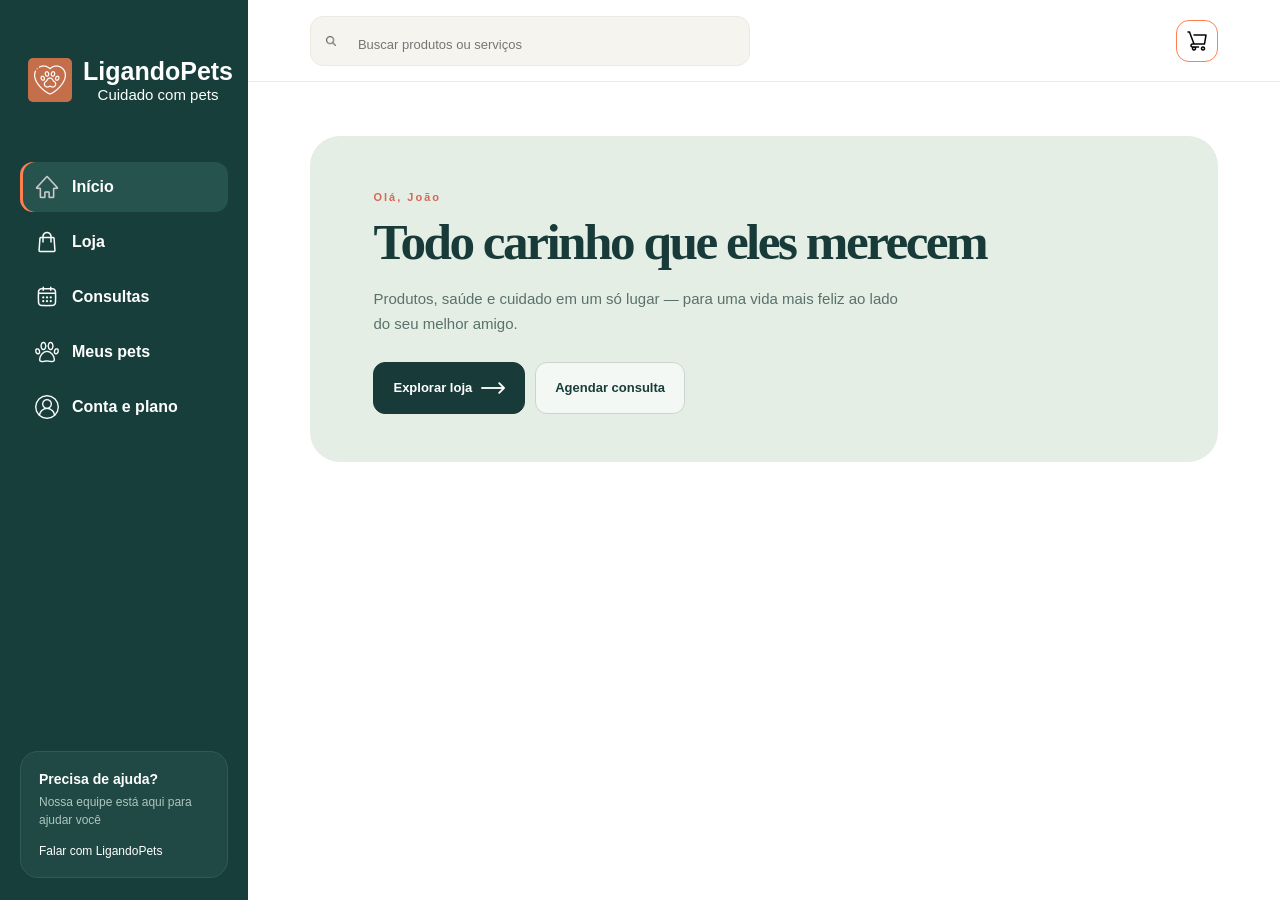
<file: index.html>
<!DOCTYPE html>
<html lang="pt-BR">
<head>
    <meta charset="UTF-8">
    <meta name="viewport" content="width=device-width, initial-scale=1.0">
    <link rel="stylesheet" href="style.css">
    <title>LigandoPets</title>
</head>
<body>
    <div id="sidebar-container"></div>
    <main>
        <div id="header-container"></div>
        <div class="paginas">
            <div class="principal-apresentacao">
                <div>
                    <span class="mini-texto" id="nome">Olá</span>
                    <h2>Todo carinho que eles merecem</h2>
                    <p>Produtos, saúde e cuidado em um só lugar — para uma vida mais feliz ao lado do seu melhor amigo.</p>
                    <div class="botoes-principal">
                        <a href="./paginas/loja.html" class="primario">
                            Explorar loja
                            <img src="./image/right-arrow.png" alt="Seta para direita">
                        </a>
                        <a href="./paginas/consultas.html" class="secundario">Agendar consulta</a>
                    </div>
                </div>
            </div>
        </div>
    </main>
    <script src="script.js"></script>
    <script>
        carregarSidebar();
        carregarHeader();
        adicionaNome();
    </script>
</body>
</html>
</file>
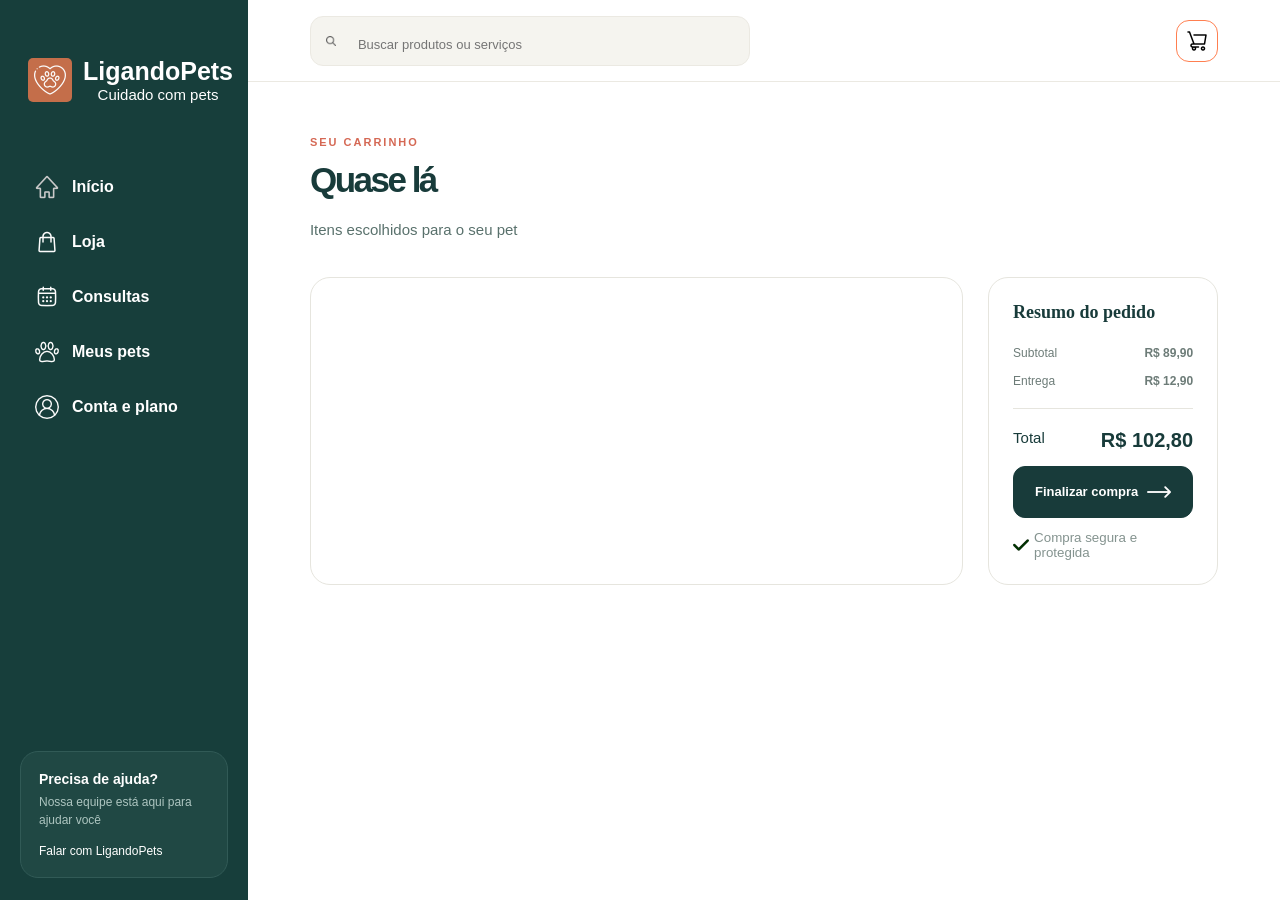
<file: paginas/carrinho.html>
<!DOCTYPE html>
<html lang="pt-BR">
<head>
    <meta charset="UTF-8">
    <meta name="viewport" content="width=device-width, initial-scale=1.0">
    <link rel="stylesheet" href="../style.css">
    <title>LigandoPets</title>
</head>
<body>
    <div id="sidebar-container"></div>
    <main>
        <div id="header-container"></div>
        <div class="paginas">
            <div class="paginas-head">
                <span class="mini-texto">SEU CARRINHO</span>
                <h2>Quase lá</h2>
                <p id="numero-carrinho">Itens escolhidos para o seu pet</p>
            </div>
            <div class="layout-carrinho">
                <div class="lista-carrinho">
                    <!-- <div class="item-carrinho">
                        <div class="foto-carrinho">
                            <img src="../image/pet-food.png" alt="Comida cachorro">
                        </div>
                        <div class="nome-carrinho">
                            <small>Cães adultos</small>
                            <b>Ração Natural Salmão</b>
                            <button>Remover</button>
                        </div>
                        <div class="quantidade-carrinho">
                            <button>
                                <img src="../image/plus1.png" alt="Adicionar">
                            </button>
                            <b>1</b>
                            <button>
                                <img src="../image/minus-sign.png" alt="Retirar">
                            </button>
                        </div>
                        <strong>R$ 89,90</strong>
                    </div> -->
                </div>
                <aside class="sumario">
                    <h3>Resumo do pedido</h3>
                    <div>
                        <span>Subtotal</span>
                        <b>R$ 89,90</b>
                    </div>
                    <div>
                        <span>Entrega</span>
                        <b>R$ 12,90</b>
                    </div>
                    <hr>
                    <div class="total">
                        <span>Total</span>
                        <b>R$ 102,80</b>
                    </div>
                    <button class="primario cheio">
                        Finalizar compra 
                        <img src="../image/right-arrow.png" alt="Seta direita">
                    </button>
                    <small>
                        <img src="../image/check.png" alt="Check">
                        Compra segura e protegida
                    </small>
                </aside>
            </div>
        </div>
    </main>
    <script src="../script.js"></script>
    <script>
        carregarSidebar();
        carregarHeader();
        adicionarProdutoCarrinho();
    </script>
</body>
</html>
</file>
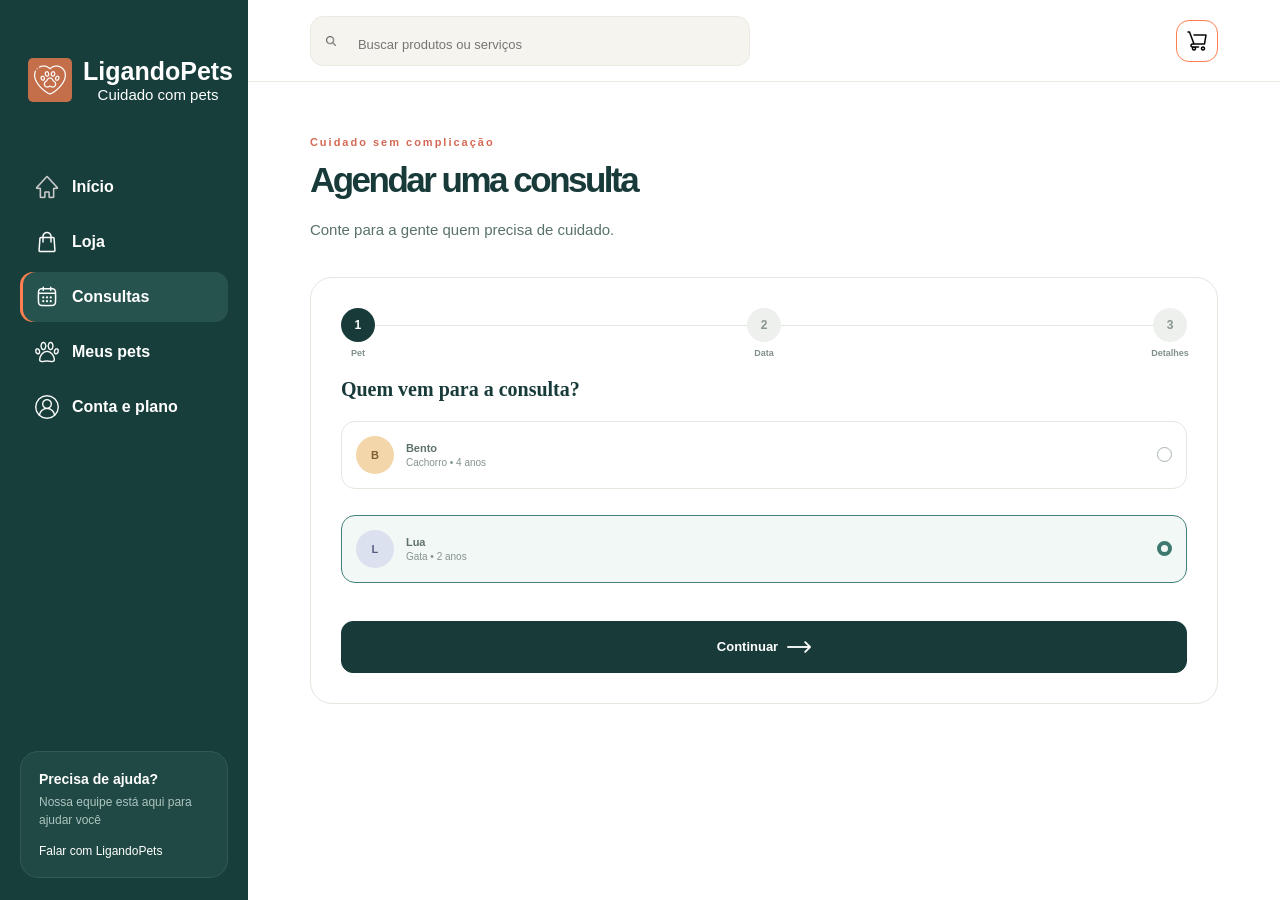
<file: paginas/consultas.html>
<!DOCTYPE html>
<html lang="pt-BR">
<head>
    <meta charset="UTF-8">
    <meta name="viewport" content="width=device-width, initial-scale=1.0">
    <link rel="stylesheet" href="../style.css">
    <title>LigandoPets</title>
</head>
<body>
    <div id="sidebar-container"></div>
    <main>
        <div id="header-container"></div>
        <div class="paginas">
            <div class="paginas-head">
                <span class="mini-texto">
                    Cuidado sem complicação
                </span>
                <h2>
                    Agendar uma consulta
                </h2>
                <p>
                    Conte para a gente quem precisa de cuidado.
                </p>
            </div>
            <form class="formulario-cons">
                <div class="percurso">
                    <span class="feito">
                        1
                        <small>Pet</small>
                    </span>
                    <i></i>
                    <span>
                        2
                        <small>Data</small>
                    </span>
                    <i></i>
                    <span>
                        3
                        <small>Detalhes</small>
                    </span>
                </div>
                <h3>
                    Quem vem para a consulta?
                </h3>
                <div class="escolha">
                    <label>
                        <input type="radio" checked name="pet">
                        <p class="pet-avatar dog">B</p>
                        <b>
                            Bento
                            <small>Cachorro • 4 anos</small>
                        </b>
                        <i></i>
                    </label>
                    <label>
                        <input type="radio" checked name="pet">
                        <p class="pet-avatar cat">L</p>
                        <b>
                            Lua
                            <small>Gata • 2 anos</small>
                        </b>
                        <i></i>
                    </label>
                </div>
                <button class="primario cheio" onclick="">
                    Continuar
                    <img src="../image/right-arrow.png" alt="Seta branca direita">
                </button>
            </form>
        </div>
    </main>
    <script src="../script.js"></script>
    <script>
        carregarSidebar();
        carregarHeader();
    </script>
</body>
</html>
</file>
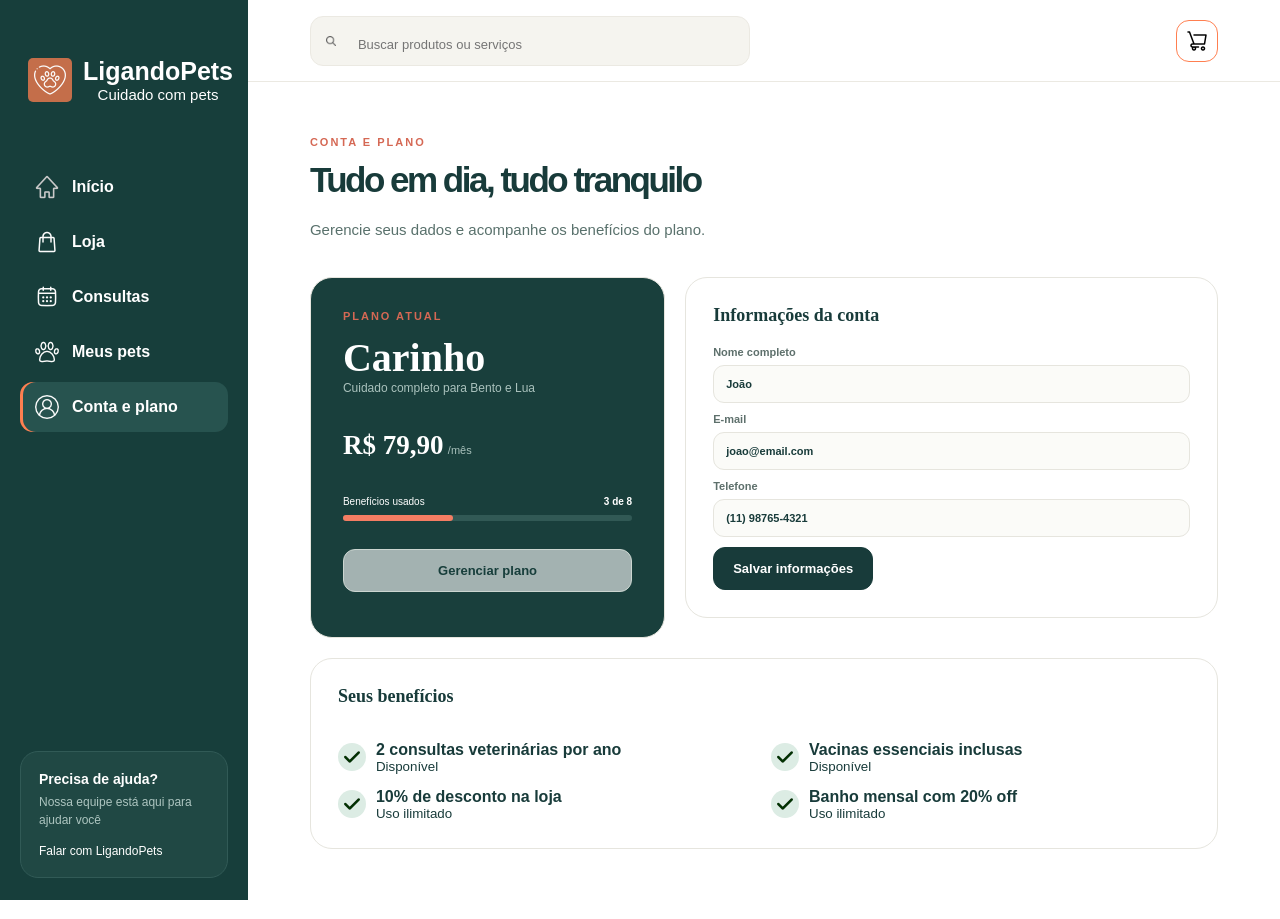
<file: paginas/conta.html>
<!DOCTYPE html>
<html lang="pt-BR">
<head>
    <meta charset="UTF-8">
    <meta name="viewport" content="width=device-width, initial-scale=1.0">
    <link rel="stylesheet" href="../style.css">
    <title>LigandoPets</title>
</head>
<body>
    <div id="sidebar-container"></div>
    <main>
        <div id="header-container"></div>
        <div class="paginas">
            <div class="paginas-head">
                <span class="mini-texto">CONTA E PLANO</span>
                <h2>Tudo em dia, tudo tranquilo</h2>
                <p>
                    Gerencie seus dados e acompanhe os benefícios do plano.
                </p>
            </div>
            <div class="grid-plano">
                <div class="cartao-plano">
                    <span class="mini-texto">PLANO ATUAL</span>
                    <h2 id="planoNome"></h2>
                    <p id="animais"></p>
                    <div class="plano-preco">
                        <b id="valorPlano"></b>
                        <span>/mês</span>
                    </div>
                    <div class="barra-progresso">
                        <span>Benefícios usados</span>
                        <b>3 de 8</b>
                    </div>
                    <div class="progresso">
                        <i></i>
                    </div>
                    <button class="secundario cheio">Gerenciar plano</button>
                </div>
                <div class="cartao-conta">
                    <h3>Informações da conta</h3>
                    <label>
                        Nome completo
                        <input id="inputNome">
                    </label>
                    <label>
                        E-mail
                        <input id="inputEmail">
                    </label>
                    <label>
                        Telefone
                        <input id="inputTelefone" value="(11) 98765-4321">
                    </label>
                    <button class="primario">Salvar informações</button>
                </div>
            </div>
            <div class="cartao-beneficio">
                <h3>Seus benefícios</h3>
                <div>
                    <span>
                        <img src="../image/check.png" alt="Joinha :D">
                    </span>
                    <p>
                        <b>2 consultas veterinárias por ano</b>
                        <small>Disponível</small>
                    </p>
                </div>
                <div>
                    <span>
                        <img src="../image/check.png" alt="Joinha :D">
                    </span>
                    <p>
                        <b>Vacinas essenciais inclusas</b>
                        <small>Disponível</small>
                    </p>
                </div>
                <div>
                    <span>
                        <img src="../image/check.png" alt="Joinha :D">
                    </span>
                    <p>
                        <b>10% de desconto na loja</b>
                        <small>Uso ilimitado</small>
                    </p>
                </div>
                <div>
                    <span>
                        <img src="../image/check.png" alt="Joinha :D">
                    </span>
                    <p>
                        <b>Banho mensal com 20% off</b>
                        <small>Uso ilimitado</small>
                    </p>
                </div>
            </div>
        </div>
    </main>
    <script src="../script.js"></script>
    <script>
        carregarSidebar();
        carregarHeader();
        mostrarInformacoesConta();
    </script>
</body>
</html>
</file>
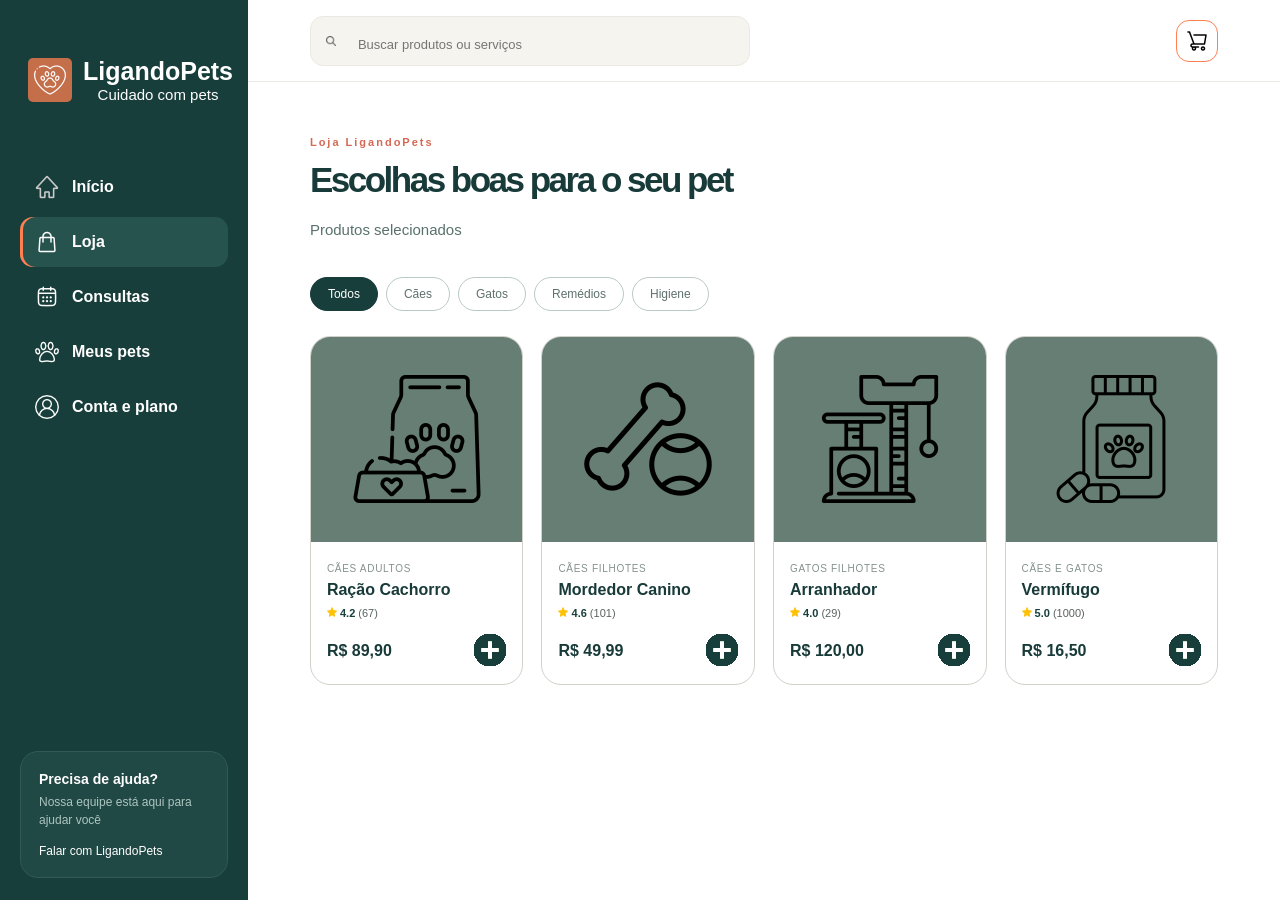
<file: paginas/loja.html>
<!DOCTYPE html>
<html lang="pt-BR">
<head>
    <meta charset="UTF-8">
    <meta name="viewport" content="width=device-width, initial-scale=1.0">
    <link rel="stylesheet" href="../style.css">
    <title>LigandoPets</title>
</head>
<body>
    <div id="sidebar-container"></div>
    <main>
        <div id="header-container"></div>
        <div class="paginas">
            <div class="paginas-head">
                <span class="mini-texto">Loja LigandoPets</span>
                <h2>Escolhas boas para o seu pet</h2>
                <p>Produtos selecionados</p>
            </div>

            <!-- Mudar id para data-category -->
            <div class="filtro-loja">
                <button data-categoria="todos" class="selecionado">Todos</button>
                <button data-categoria="cães">Cães</button>
                <button data-categoria="gatos">Gatos</button>
                <button data-categoria="remedios">Remédios</button>
                <button data-categoria="higiene">Higiene</button>
            </div>
            <div class="grid-produtos">
            </div>
        </div>
    </main>
    <script src="../script.js"></script>
    <script>
        carregarSidebar();
        carregarHeader();
        filtrar();
        adicionarProduto();
    </script>
</body>
</html>
</file>
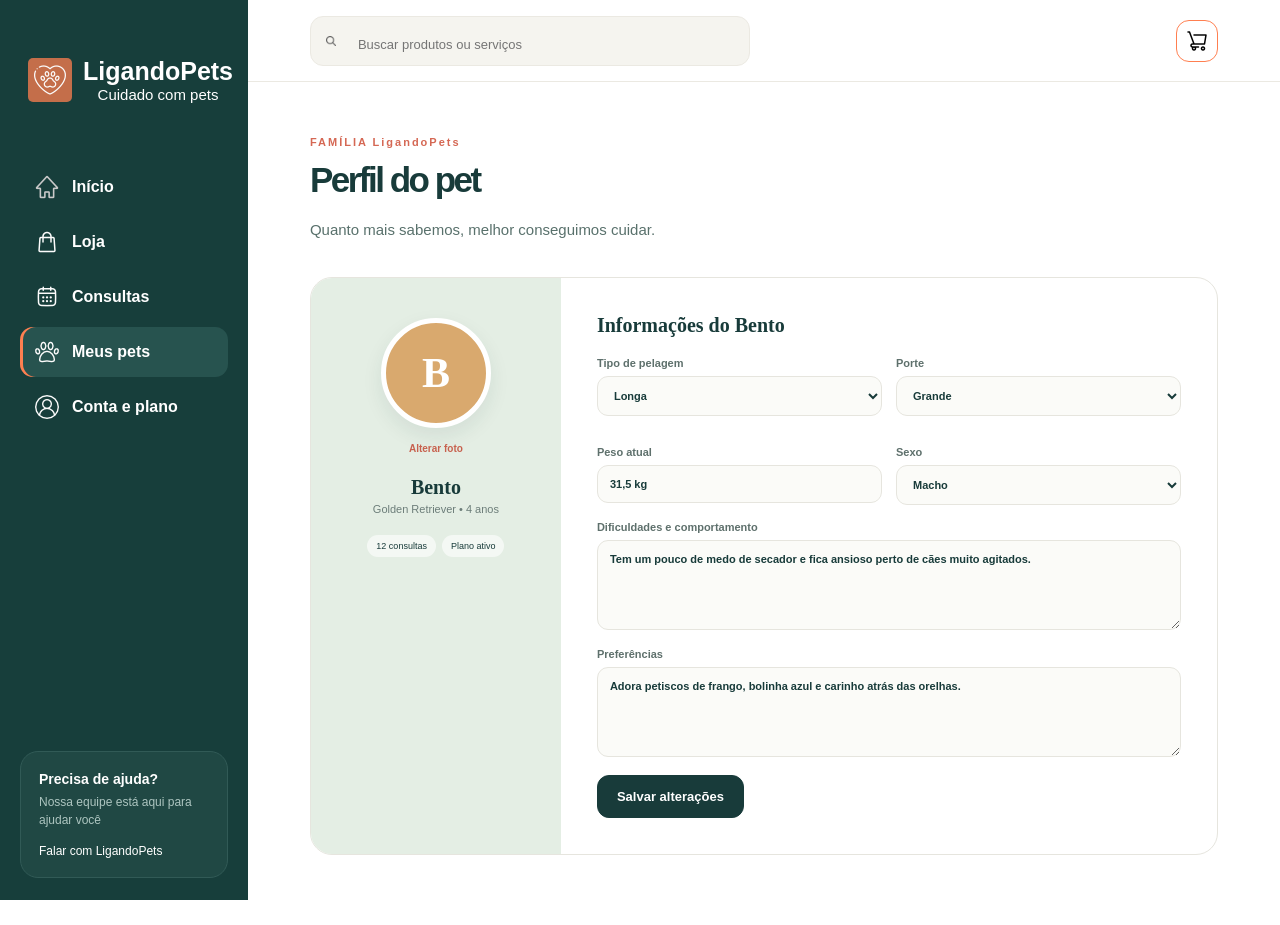
<file: paginas/pets.html>
<!DOCTYPE html>
<html lang="pt-BR">
<head>
    <meta charset="UTF-8">
    <meta name="viewport" content="width=device-width, initial-scale=1.0">
    <link rel="stylesheet" href="../style.css">
    <title>LigandoPets</title>
</head>
<body>
    <div id="sidebar-container"></div>
    <main>
        <div id="header-container"></div>
        <div class="paginas">
            <div class="paginas-head">
                <span class="mini-texto">FAMÍLIA LigandoPets</span>
                <h2>Perfil do pet</h2>
                <p>Quanto mais sabemos, melhor conseguimos cuidar.</p>
            </div>
        <!-- fazer carrosel de perfils -->
        <div class="perfil-pet">
            <div class="resumo-pet">
                <div class="foto-pet">B</div>
                <button onclick="alterarFotoPet()">
                    Alterar foto
                </button>
                <h3>Bento</h3>
                <p>Golden Retriever • 4 anos</p>
                <div>
                    <span>12 consultas</span>
                    <span>Plano ativo</span>
                </div>
            </div>
            <form class="detalhes-form">
                <h3>Informações do Bento</h3>
                <div class="grid-detalhes">
                    <label>
                        Tipo de pelagem
                        <select>
                            <option value="curta">Curta</option>
                            <option value="longa" selected="">Longa</option>
                            <option value="cacheada">Cacheada</option>
                            <option value="sem">Sem pelos</option>
                        </select>
                    </label>
                    <label>
                        Porte
                        <select>
                            <option value="pequeno">Pequeno</option>
                            <option value="medio">Médio</option>
                            <option value="grande" selected="">Grande</option>
                        </select>
                    </label>
                    <label>
                        Peso atual
                        <input value="31,5 kg">
                    </label>
                    <label>
                        Sexo
                        <select>
                            <option value="macho">Macho</option>
                            <option value="femea">Fêmea</option>
                        </select>
                    </label>
                </div>
                <label>
                    Dificuldades e comportamento
                    <textarea>Tem um pouco de medo de secador e fica ansioso perto de cães muito agitados.</textarea>
                </label>
                <label>
                    Preferências
                    <textarea>Adora petiscos de frango, bolinha azul e carinho atrás das orelhas.</textarea>
                </label>
                <button class="primario" type="submit">Salvar alterações</button>
            </form>
        </div>
    </main>
    <script src="../script.js"></script>
    <script>
        carregarSidebar();
        carregarHeader();
    </script>
</body>
</html>
</file>
<file: style.css>
/* as cores e tamanhos foram retirados do próprio wireframe do Figma  */

/* ink: #183b3a;
muted: #6c7d79;
line: #e6e5de;
coral: #f47d63;
cream: #fbf8f1;
white: #fff;
mint: #dcece4;
yellow: #f5df9c;
blue: #d9e9f0; */

/* Deixar o header no topo assim mesmo ao scrolar */

* {
    box-sizing: border-box;
    margin: 0;
    padding: 0;
}

body {
    font-family: DM Sans, sans-serif;
    color: #183b3a;
}

a {
    text-decoration: none;
}

.sidebar {
    display: flex;
    position: fixed;
    background: #173e3b;
    flex-direction: column;
    width: 248px;
    height: 100vh;
    padding: 30px 20px 22px;
    z-index: 20;
}

@media (max-width: 720px) {
  .mobile-nav {
        display: flex;
        position: fixed;
        bottom: 0;
        left: 0;
        right: 0;
        height: 66px;
        background: #fff;
        border-top: 1px solid #e6e5de;
        z-index: 30;
        justify-content: space-around;
        padding-bottom: 4px;
  }
}

button {
    cursor: pointer;
}

.pesquisa {
        color: #81908c;
        background: #f5f4ef;
        border: 1px solid #ebe9e2;
        border-radius: 13px;
        align-items: center;
        gap: 10px;
        width: 440px;
        height: 50px;
        padding: 10px 15px;
        display: flex;
}

main {
    width: calc(100% - 248px);
    min-height: 100vh;
    margin-left: 248px;
}

header {
    backdrop-filter: blur(16px);
    background: #ffffffc7;
    border-bottom: 1px solid #ebe9e2;
    align-items: center;
    height: 82px;
    padding: 0 6%;
    display: flex;
    position: sticky;
    top: 0;
}

@media (max-width: 720px) {
  header {
    height: 65px;
    padding: 0 4%;
  }
}

input, select, textarea {
    border: 1px solid #e6e5de;
    width: 100%;
    color: #183b3a;
    background: #fbfbf8;
    border-radius: 11px;
    outline: 0;
    margin-top: 7px;
    padding: 12px;
    font-size: 12px;
    font: inherit;
}

label {
    color: #5e706c;
    margin-bottom: 16px;
    font-size: 11px;
    font-weight: 700;
    display: block;
}

textarea {
    resize: vertical;
    min-height: 90px;
}

.pesquisa input {
    color: #173e3b;
    width: 100%;
    background: none;
    border: 0;
    outline: 0;
    font-size: 13px;
}

.pesquisa img {
    height: 10px;
}

.sidebar nav {
    display: grid;
    gap: 5px;
    margin-top: 32px;
    margin-bottom: 10px;
}

.sidebar nav p {
    font-size: 15px;
}

.botoes-nav {
    color: #b9cfca;
    background: none;
    border: 0;
    border-radius: 13px;
    align-items: center;
    gap: 13px;
    padding: 13px 15px;
    font-weight: 600;
    display: flex;
}

.sidebar nav a {
    color: white;
}

.botao-marca img {
    padding: 6px 6px;
    background-color: rgba(255, 127, 80, 0.746);
    border-radius: 5px;
}

.card-sidebar {
    background: #204844;
    border: 1px solid #315a56;
    border-radius: 18px;
    margin-top: auto;
    padding: 18px;
}

.card-sidebar b {
    font-size: 14px;
    color: white;
}

.card-sidebar p {
    color: #adc5c0;
    margin: 5px 0 12px;
    font-size: 12px;
    line-height: 1.5;
}

.card-sidebar a {
    color: white;
    font-size: 12px;
}

.ajeitando-logo {
    display: flex;
    flex-direction: column;
    justify-content: flex-start;
}

.titulo, .subtitulo {
    color: white;
}

.titulo {
    font-size: 25px;
    font-weight: bold;
    align-items: flex-start;
}

.subtitulo {
    font-size: 15px;
}

.ativo {
    box-shadow: inset 3px 0 coral;
    background: #27534f;
    color: #b9cfca;
    border: 0;
    border-radius: 13px;
    align-items: center;
    gap: 13px;
    padding: 13px 15px;
    font-weight: 600;
    display: flex;
}

.botao-marca {
    width: 226px;
    height: 100px;
    color: inherit;
    background: none;
    border: 0;
    align-items: center;
    gap: 11px;
    padding: 0px 8px;
    display: flex;
}

.carrinho {
    border: 1px solid coral;
    width: 42px;
    height: 42px;
    color: coral;
    background: #fff;
    border-radius: 13px;
    place-items: center;
    display: grid;
    position: relative;
}

.botoes-uteis {
    align-items: center;
    gap: 18px;
    margin-left: auto;
    display: flex;
}

.paginas {
    max-width: 1440px;
    margin: 0 auto;
    padding: 54px 6% 70px;
}

@media (max-width: 720px) {
  .page {
    padding: 32px 4%;
  }
}

.paginas-head {
    margin-bottom: 34px;
}

.mini-texto {
    letter-spacing: 2px;
    color: #d56854;
    margin-bottom: 12px;
    font-size: 11px;
    font-weight: 800;
    display: block;
}

.paginas-head h2 {
    letter-spacing: -2.5px;
    max-width: 620px;
    height: auto;
    margin: 0;
    font-size: 35px;
    padding: 0;
}

.perfil-pet, .formulario-cons, .cartao-plano, .cartao-conta, .cartao-beneficio {
    border: 1px solid #e6e5de;
    background: #fff;
    border-radius: 22px;
}


/* === PÁGINA PRINCIPAL (index.html) === */

.principal-apresentacao {
    background: #e4eee4;
    border-radius: 30px;
    min-height: 300px;
    display: grid;
    position: relative;
    overflow: hidden;
}

.principal-apresentacao > div:first-child {
    padding: 55px 0 48px 7%;
    z-index: 2;
}

@media (max-width: 1000px) {
  .principal-apresentacao > div:first-child {
    padding-right: 35%;
  }
}

.principal-apresentacao h2 {
    letter-spacing: -2.5px;
    max-width: 620px;
    margin: 0;
    font: 600 clamp(34px, 4vw, 58px) / 1.06 Manrope;
}

.principal-apresentacao p, .paginas-head p {
    font-size: 15px;
    color: #59716c;
    line-height: 1.65;
    max-width: 530px;
    margin: 18px 0 25px;
}

.botoes-principal {
    gap: 10px;
    display: flex;
}

.primario {
    border: 1px solid #183b3a;
    background: #183b3a;
    color: #fff;
}

.secundario {
    color: #173e3b;
    background: #fff9;
    border: 1px solid #cbd5d0;
}

.primario, .secundario {
    border-radius: 12px;
    justify-content: center;
    align-items: center;
    gap: 9px;
    padding: 13px 19px;
    font-size: 13px;
    font-weight: 700;
    display: inline-flex;
}

.botoes-extras {
    grid-template-columns: repeat(3, 1fr);
    gap: 15px;
    margin: 20px 0 58px;
    display: grid;
}

/* === PÁGINA LOJA (loja.html) === */

.grid-produtos {
    grid-template-columns: repeat(4, 1fr);
    gap: 18px;
    display: grid;
}

.card-produto {
    border: 1px solid #d1d0c9;
    background: #fff;
    border-radius: 20px;
    overflow: hidden;
}

.foto-produto {
    place-items: center;
    height: 205px;
    display: grid;
    position: relative;
    background-color: rgb(103, 126, 116);
}

.botao-adicionar {
    background: none;
    border: 0;
    font-size: 11px;
    font-weight: 800;
}

.informacao-produto {
    padding: 16px;
}

.informacao-produto > small {
    font-size: 10px;
    color: #84928e;
    text-transform: uppercase;
    letter-spacing: .7px;
}

.informacao-produto h4 {
    font: 700 15px;
    margin: 5px 0 8px;
}

.avaliacao {
    font-size: 11px;
    color: #596360;
}

.avaliacao b {
    color: #173e3b;
}

.avaliacao img {
    width: 10px;
}

.preco {
    display: flex;
    align-items: center;
    justify-content: space-between;
    margin-top: 15px;
}

.filtro-loja {
    gap: 8px;
    margin-bottom: 25px;
    display: flex;
    overflow: auto;
}

.filtro-loja button.selecionado {
    background: #173e3b;
    color: #fff;
    border-color: #173e3b; 
}

.filtro-loja button {
    border: 1px solid rgb(186, 203, 193);
    color: #5e716d;
    white-space: nowrap;
    background: #fff;
    border-radius: 20px;
    padding: 9px 17px;
    font-size: 12px;
}

/* === PÁGINA CONTA (conta.html) === */

.grid-plano {
    grid-template-columns: .8fr 1.2fr;
    gap: 20px;
    display: grid;
    margin-bottom: 20px;
}

.cartao-plano {
    color: #fff;
    background: #193f3c;
    grid-row: span 2;
    padding: 32px;
}

.cartao-plano h2 {
    margin: 0;
    font: 800 40px Manrope;
}

.cartao-plano p {
    color: #aac2bd;
    font-size: 12px;
}

.plano-preco {
    margin: 35px 0;
}

.plano-preco b {
    font: 800 27px Manrope;
}

.plano-preco span {
  color: #aac2bd;
  font-size: 11px;
}

.barra-progresso {
    justify-content: space-between;
    font-size: 10px;
    display: flex;
}

.progresso {
  background: #315955;
  border-radius: 5px;
  height: 6px;
  margin: 8px 0 28px;
}

.progresso i {
    background: #f47d63;
    border-radius: 5px;
    width: 38%;
    height: 100%;
    display: block;
}

.cartao-conta, .cartao-beneficio {
    padding: 27px;
}

.cartao-conta h3, .cartao-beneficio h3 {
    margin: 0 0 20px;
    font: 800 18px Manrope;
}

.cartao-conta label {
    margin-bottom: 10px;
}

.cartao-beneficio {
    grid-template-columns: 1fr 1fr;
    gap: 14px;
    display: grid;
}

.cartao-beneficio h3 {
    grid-column: 1 / -1;
}

.cartao-beneficio > div {
    align-items: center;
    gap: 10px;
    display: flex;
}

.cartao-beneficio > div > span {
    color: #347568;
    background: #dcece4;
    border-radius: 50%;
    place-items: center;
    width: 28px;
    height: 28px;
    display: grid;
}

.cartao-beneficio p, .cartao-beneficio b, .cartao-beneficio small {
    margin: 0;
    display: block;
}

/* === PÁGINA PETS (pets.html) === */

.perfil-pet {
    grid-template-columns: 250px 1fr;
    display: grid;
    overflow: hidden;
}

.resumo-pet {
    text-align: center;
    background: #e4eee4;
    padding: 40px;
}

.resumo-pet button {
    color: #c7614e;
    background: none;
    border: 0;
    font-size: 10px;
    font-weight: 700;
}

.resumo-pet h3 {
    margin: 20px 0 4px;
    font: 800 20px Manrope;
}

.resumo-pet p {
    color: #6c7d79;
    font-size: 11px;
}

.resumo-pet > div:last-child {
    justify-content: center;
    gap: 6px;
    margin-top: 20px;
    display: flex;
}

.resumo-pet > div span {
  background: #fff9;
  border-radius: 12px;
  padding: 6px 9px;
  font-size: 9px;
}

.foto-pet {
    color: #fff;
    background: #d9a96e;
    border: 5px solid #fff;
    border-radius: 50%;
    place-items: center;
    width: 110px;
    height: 110px;
    margin: 0 auto 10px;
    font: 800 42px Manrope;
    display: grid;
    box-shadow: 0 8px 20px #183b3a16;
}

.detalhes-form {
  padding: 36px;
}

.grid-detalhes {
    grid-template-columns: 1fr 1fr;
    gap: 14px;
    display: grid;
}

.grid-detalhes label {
    color: #5e706c;
    margin-bottom: 16px;
    font-size: 11px;
    font-weight: 700;
    display: block;
}

/* === PÁGINA CONSULTAS (consultas.html) === */

.formulario-cons {
    padding: 30px;
}

.percurso {
    align-items: flex-start;
    margin-bottom: 36px;
    display: flex;
}

.percurso small {
    color: #81908c;
    font-size: 9px;
    position: absolute;
    top: 40px;
}

.percurso > span {
    color: #899590;
    background: #edf0ed;
    border-radius: 50%;
    flex: none;
    place-items: center;
    width: 34px;
    height: 34px;
    font-size: 12px;
    font-weight: 800;
    display: grid;
    position: relative;
}

.percurso span.feito {
    background: #183b3a;
    color: #fff;
}

.percurso i {
    background: #e6e5de;
    flex: 1;
    height: 1px;
    margin-top: 17px;
}

form h3 {
    margin: 0 0 20px;
    font: 800 20px Manrope;
}

.escolha {
    gap: 10px;
    margin-bottom: 22px;
    display: grid;
}

.escolha label {
    border: 1px solid #e6e5de;
    cursor: pointer;
    border-radius: 14px;
    align-items: center;
    gap: 12px;
    padding: 14px;
    display: flex;
}

.escolha label:has(input:checked) {
    background: #f2f8f5;
    border-color: #448078;
}

.escolha input, .escolha small, .escolha b {
    display: none;
}

.pet-avatar {
    border-radius: 50%;
    place-items: center;
    width: 38px;
    height: 38px;
    font-weight: 800;
    display: grid;
}

.escolha small {
    color: #84938f;
    margin-top: 3px;
    font-size: 10px;
    font-weight: 400;
}

.pet-avatar.dog {
    color: #805d38;
    background: #f3d6a9;
}

.pet-avatar.cat {
  color: #575e82;
  background: #dce1ef;
}

.escolha b, .escolha small {
    display: block;
}

.escolha label:has(input:checked) > i {
    border: 4px solid #3d796f;
}

.escolha label > i {
    border: 1px solid #a8b4b0;
    border-radius: 50%;
    width: 15px;
    height: 15px;
    margin-left: auto;
}

.cheio {
    width: 100%;
}

/* PÁGINA CARRINHO (carrinho.html) */

.layout-carrinho {
    grid-template-columns: 1fr 230px;
    gap: 25px;
    display: grid;
}

@media (max-width: 720px) {
  .layout-carrinho {
    grid-template-columns: 1fr;
  }
}

.lista-carrinho {
    border: 1px solid #e6e5de;
    background: #fff;
    border-radius: 20px;
    padding: 6px 22px;
}

.sumario {
    border: 1px solid #e6e5de;
    background: #fff;
    border-radius: 20px;
    height: max-content;
    padding: 24px;
}

@media (max-width: 1000px) {
  .sumario {
    width: 100%;
  }
}

.sumario h3 {
    margin: 0 0 23px;
    font: 800 18px Manrope;
}

.sumario > div {
    display: flex;
    justify-content: space-between;
    font-size: 12px;
    margin: 14px 0;
    color: #6d7c78;
}

.sumario .total {
  color: #183b3a;
  font-size: 15px;
}

.sumario .total b {
  font-size: 20px;
}

.sumario > small {
    display: flex;
    justify-content: center;
    align-items: center;
    gap: 5px;
    color: #84938f;
    margin-top: 12px;
}

.sumario hr {
    border: 0;
    border-top-width: 0px;
    border-top-style: none;
    border-top-color: currentcolor;
    border-top: 1px solid #e6e5de;
    margin: 20px 0;
}

.lista-carrinho {
    background: #fff;
    border: 1px solid #e6e5de;
    border-radius: 20px;
    padding: 6px 22px;
}

.item-carrinho:last-child {
    border: 0;
}

.item-carrinho {
    display: grid;
    grid-template-columns: 85px 1fr auto 100px;
    align-items: center;
    gap: 18px;
    padding: 18px 0;
    border-bottom: 1px solid #e6e5de;
}

.foto-carrinho {
    background: #dbece2;
    width: 82px;
    height: 75px;
    border-radius: 14px;
    display: grid;
    place-items: center;
    overflow: hidden;
}

.foto-carrinho img {
    width: 50px;
}

.nome-carrinho small {
    font-size: 80%;
    font-size: 10px;
    color: #88948f;
}

.nome-carrinho small, .nome-carrinho b {
    display: block;
}

.nome-carrinho b {
    margin: 4px 0;
    font-size: 14px;
}

.nome-carrinho button {
    color: #c86451;
    background: none;
    border: 0;
    padding: 0;
    font-size: 10px;
}

.quantidade-carrinho {
    border: 1px solid #e6e5de;
    border-radius: 10px;
    align-items: center;
    display: flex;
}

.quantidade-carrinho button {
    width: 30px;
    height: 30px;
    color: #183b3a;
    background: #fff;
    border: 0;
    place-items: center;
    display: grid;
}

.quantidade-carrinho b {
    text-align: center;
    min-width: 22px;
    font-size: 11px;
}

.quantidade-carrinho button img {
    width: 10px;
}

.item-carrinho > strong {
    text-align: right;
    font-size: 14px;
}
</file>
